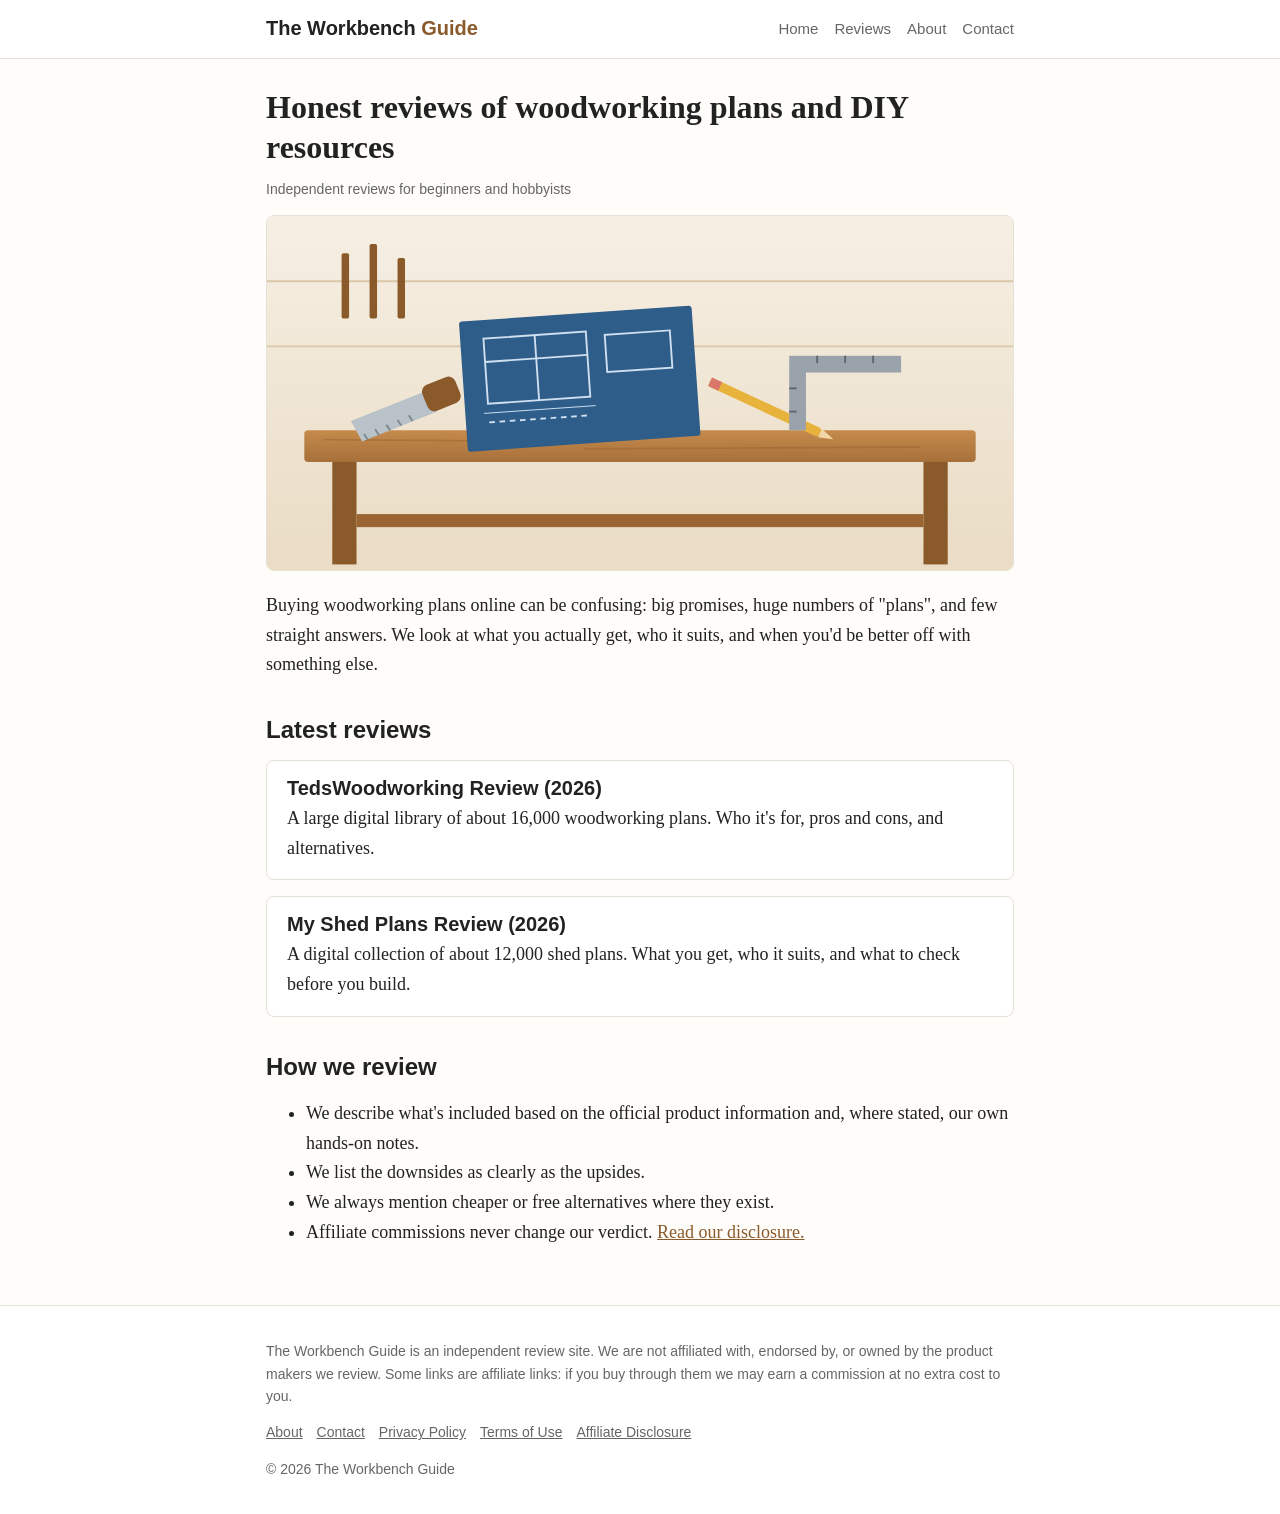
<file: index.html>
<!doctype html>
<html lang="en">
<head>
<meta charset="utf-8">
<meta name="viewport" content="width=device-width, initial-scale=1">
<title>The Workbench Guide – Honest Woodworking Plan Reviews</title>
<meta name="description" content="Independent, plain-English reviews of woodworking plan libraries and DIY resources for beginners and hobbyists.">
<link rel="canonical" href="https://theworkbenchguide.com/">
<link rel="stylesheet" href="/style.css">
<link rel="icon" href="data:image/svg+xml,%3Csvg xmlns='http://www.w3.org/2000/svg' viewBox='0 0 32 32'%3E%3Crect width='32' height='32' rx='6' fill='%238a5a2b'/%3E%3Ctext x='16' y='22' font-size='16' text-anchor='middle' fill='white' font-family='Arial' font-weight='bold'%3EWG%3C/text%3E%3C/svg%3E">
</head>
<body>
<header class="site"><div class="wrap">
<a class="logo" href="/">The Workbench <span>Guide</span></a>
<nav><a href="/">Home</a><a href="/#reviews">Reviews</a><a href="/about">About</a><a href="/contact">Contact</a></nav>
</div></header>
<main><div class="wrap">
<h1>Honest reviews of woodworking plans and DIY resources</h1>
<p class="meta">Independent reviews for beginners and hobbyists</p>
<figure class="fig"><img src="/img/hero.svg" width="800" height="380" alt="Illustration of a workbench with a woodworking plan and tools"></figure>
<p>Buying woodworking plans online can be confusing: big promises, huge numbers of "plans", and few straight answers. We look at what you actually get, who it suits, and when you'd be better off with something else.</p>
<h2 id="reviews">Latest reviews</h2>
<a class="card" href="/teds-woodworking-review"><strong>TedsWoodworking Review (2026)</strong>A large digital library of about 16,000 woodworking plans. Who it's for, pros and cons, and alternatives.</a>
<a class="card" href="/my-shed-plans-review"><strong>My Shed Plans Review (2026)</strong>A digital collection of about 12,000 shed plans. What you get, who it suits, and what to check before you build.</a>
<h2>How we review</h2>
<ul>
<li>We describe what's included based on the official product information and, where stated, our own hands-on notes.</li>
<li>We list the downsides as clearly as the upsides.</li>
<li>We always mention cheaper or free alternatives where they exist.</li>
<li>Affiliate commissions never change our verdict. <a href="/affiliate-disclosure">Read our disclosure.</a></li>
</ul>
</div></main>
<footer class="site"><div class="wrap">
<p>The Workbench Guide is an independent review site. We are not affiliated with, endorsed by, or owned by the product makers we review. Some links are affiliate links: if you buy through them we may earn a commission at no extra cost to you.</p>
<p><a href="/about">About</a><a href="/contact">Contact</a><a href="/privacy-policy">Privacy Policy</a><a href="/terms">Terms of Use</a><a href="/affiliate-disclosure">Affiliate Disclosure</a></p>
<p>&copy; 2026 The Workbench Guide</p>
</div></footer>
<script>
(function(){
  var p=new URLSearchParams(location.search), g=p.get('gclid');
  try{ if(g) sessionStorage.setItem('gclid',g); else g=sessionStorage.getItem('gclid'); }catch(e){}
  if(!g) return;
  document.querySelectorAll('a.btn[href*="clickbank"], a.btn[href*="affiliate=wbguide26"]').forEach(function(a){
    try{ var u=new URL(a.href); u.searchParams.set('gclid',g); a.href=u.toString(); }catch(e){}
  });
})();
</script>
</body>
</html>
</file>
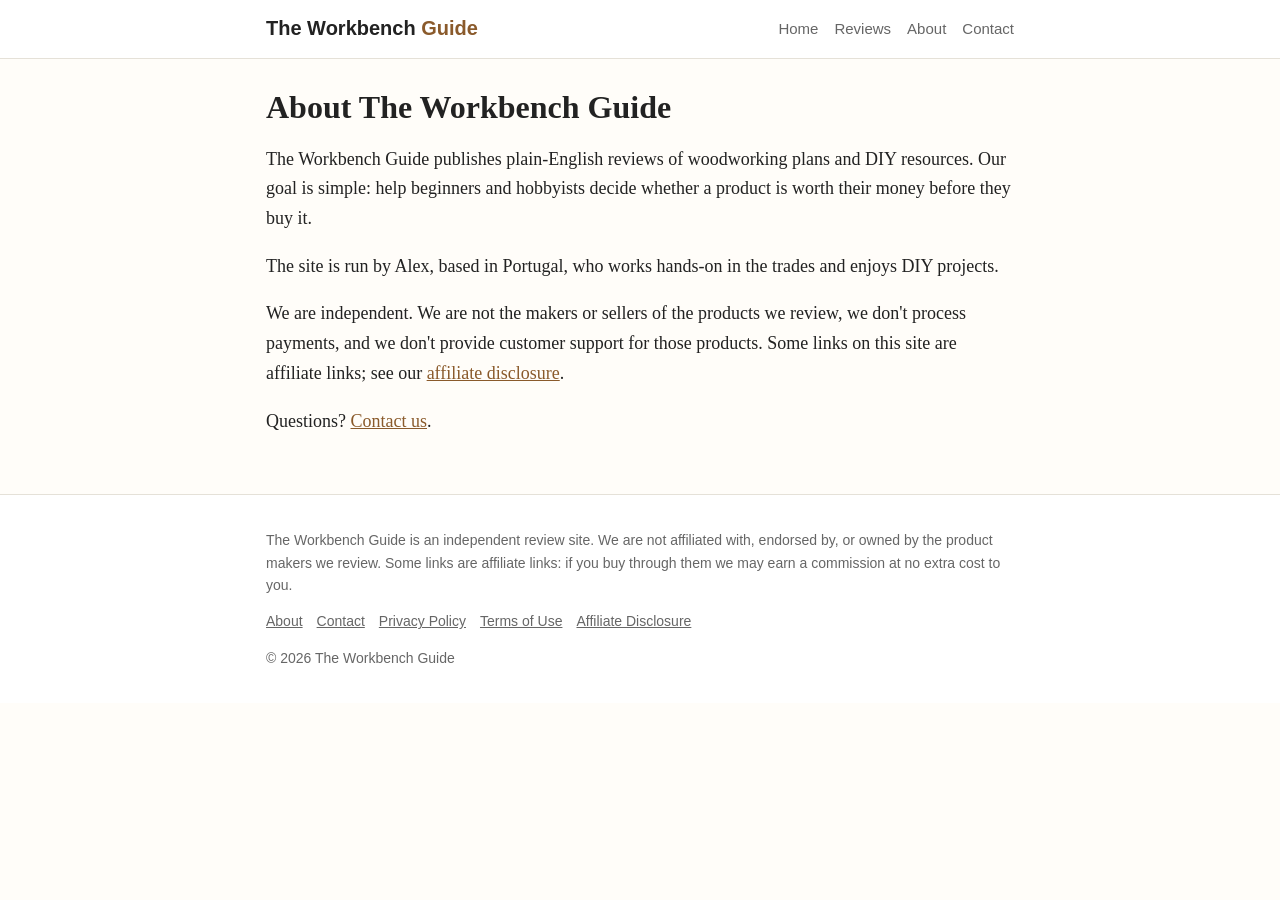
<file: about.html>
<!doctype html>
<html lang="en">
<head>
<meta charset="utf-8">
<meta name="viewport" content="width=device-width, initial-scale=1">
<title>About – The Workbench Guide</title>
<meta name="description" content="About The Workbench Guide.">
<link rel="canonical" href="https://theworkbenchguide.com/about">
<link rel="stylesheet" href="/style.css">
<link rel="icon" href="data:image/svg+xml,%3Csvg xmlns='http://www.w3.org/2000/svg' viewBox='0 0 32 32'%3E%3Crect width='32' height='32' rx='6' fill='%238a5a2b'/%3E%3Ctext x='16' y='22' font-size='16' text-anchor='middle' fill='white' font-family='Arial' font-weight='bold'%3EWG%3C/text%3E%3C/svg%3E">
</head>
<body>
<header class="site"><div class="wrap">
<a class="logo" href="/">The Workbench <span>Guide</span></a>
<nav><a href="/">Home</a><a href="/#reviews">Reviews</a><a href="/about">About</a><a href="/contact">Contact</a></nav>
</div></header>
<main><div class="wrap">
<h1>About The Workbench Guide</h1>
<p>The Workbench Guide publishes plain-English reviews of woodworking plans and DIY resources. Our goal is simple: help beginners and hobbyists decide whether a product is worth their money before they buy it.</p>
<p>The site is run by Alex, based in Portugal, who works hands-on in the trades and enjoys DIY projects.</p>
<p>We are independent. We are not the makers or sellers of the products we review, we don't process payments, and we don't provide customer support for those products. Some links on this site are affiliate links; see our <a href="/affiliate-disclosure">affiliate disclosure</a>.</p>
<p>Questions? <a href="/contact">Contact us</a>.</p>
</div></main>
<footer class="site"><div class="wrap">
<p>The Workbench Guide is an independent review site. We are not affiliated with, endorsed by, or owned by the product makers we review. Some links are affiliate links: if you buy through them we may earn a commission at no extra cost to you.</p>
<p><a href="/about">About</a><a href="/contact">Contact</a><a href="/privacy-policy">Privacy Policy</a><a href="/terms">Terms of Use</a><a href="/affiliate-disclosure">Affiliate Disclosure</a></p>
<p>&copy; 2026 The Workbench Guide</p>
</div></footer>
<script>
(function(){
  var p=new URLSearchParams(location.search), g=p.get('gclid');
  try{ if(g) sessionStorage.setItem('gclid',g); else g=sessionStorage.getItem('gclid'); }catch(e){}
  if(!g) return;
  document.querySelectorAll('a.btn[href*="clickbank"], a.btn[href*="affiliate=wbguide26"]').forEach(function(a){
    try{ var u=new URL(a.href); u.searchParams.set('gclid',g); a.href=u.toString(); }catch(e){}
  });
})();
</script>
</body>
</html>
</file>
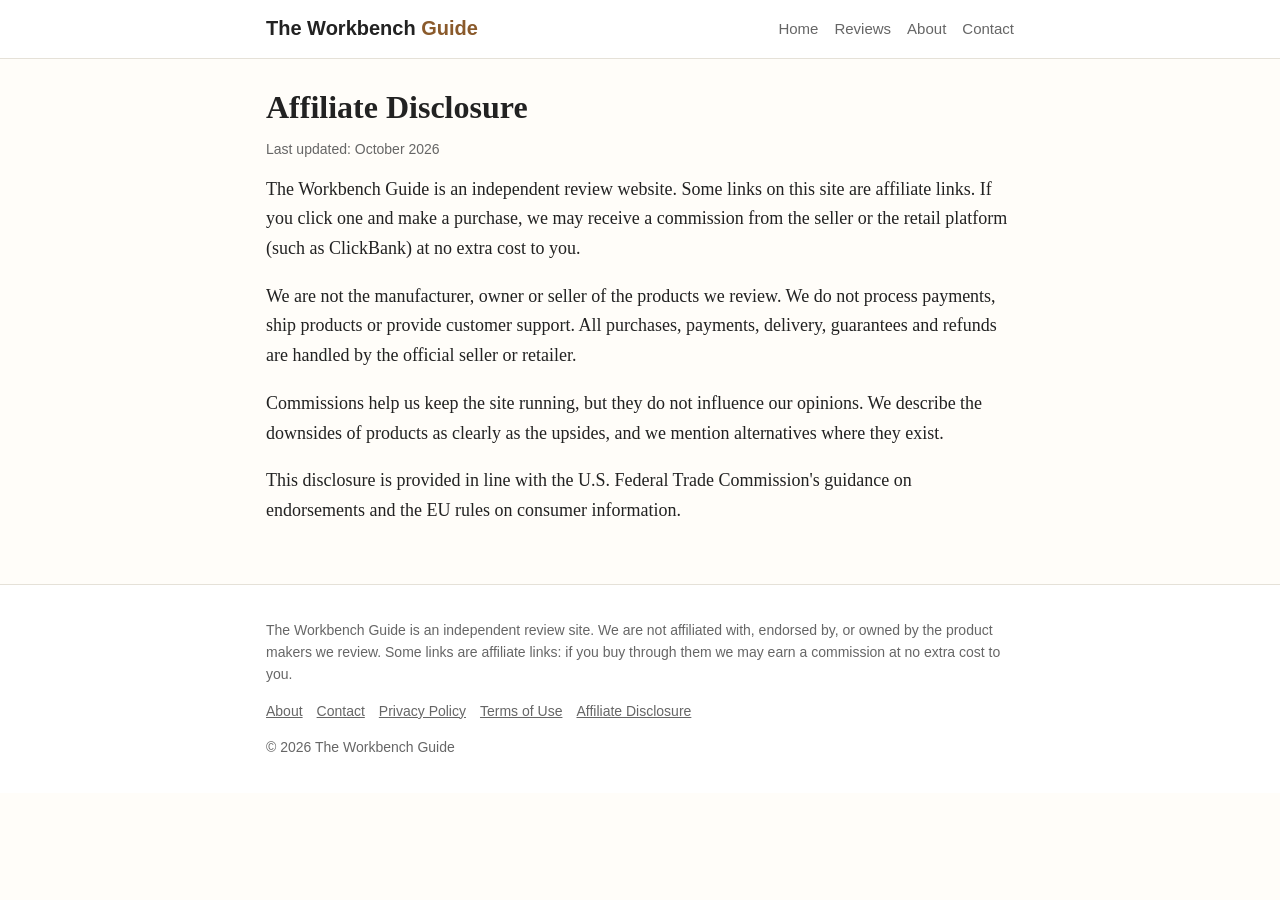
<file: affiliate-disclosure.html>
<!doctype html>
<html lang="en">
<head>
<meta charset="utf-8">
<meta name="viewport" content="width=device-width, initial-scale=1">
<title>Affiliate Disclosure – The Workbench Guide</title>
<meta name="description" content="Affiliate disclosure for The Workbench Guide.">
<link rel="canonical" href="https://theworkbenchguide.com/affiliate-disclosure">
<link rel="stylesheet" href="/style.css">
<link rel="icon" href="data:image/svg+xml,%3Csvg xmlns='http://www.w3.org/2000/svg' viewBox='0 0 32 32'%3E%3Crect width='32' height='32' rx='6' fill='%238a5a2b'/%3E%3Ctext x='16' y='22' font-size='16' text-anchor='middle' fill='white' font-family='Arial' font-weight='bold'%3EWG%3C/text%3E%3C/svg%3E">
</head>
<body>
<header class="site"><div class="wrap">
<a class="logo" href="/">The Workbench <span>Guide</span></a>
<nav><a href="/">Home</a><a href="/#reviews">Reviews</a><a href="/about">About</a><a href="/contact">Contact</a></nav>
</div></header>
<main><div class="wrap">
<h1>Affiliate Disclosure</h1>
<p class="meta">Last updated: October 2026</p>
<p>The Workbench Guide is an independent review website. Some links on this site are affiliate links. If you click one and make a purchase, we may receive a commission from the seller or the retail platform (such as ClickBank) at no extra cost to you.</p>
<p>We are not the manufacturer, owner or seller of the products we review. We do not process payments, ship products or provide customer support. All purchases, payments, delivery, guarantees and refunds are handled by the official seller or retailer.</p>
<p>Commissions help us keep the site running, but they do not influence our opinions. We describe the downsides of products as clearly as the upsides, and we mention alternatives where they exist.</p>
<p>This disclosure is provided in line with the U.S. Federal Trade Commission's guidance on endorsements and the EU rules on consumer information.</p>
</div></main>
<footer class="site"><div class="wrap">
<p>The Workbench Guide is an independent review site. We are not affiliated with, endorsed by, or owned by the product makers we review. Some links are affiliate links: if you buy through them we may earn a commission at no extra cost to you.</p>
<p><a href="/about">About</a><a href="/contact">Contact</a><a href="/privacy-policy">Privacy Policy</a><a href="/terms">Terms of Use</a><a href="/affiliate-disclosure">Affiliate Disclosure</a></p>
<p>&copy; 2026 The Workbench Guide</p>
</div></footer>
<script>
(function(){
  var p=new URLSearchParams(location.search), g=p.get('gclid');
  try{ if(g) sessionStorage.setItem('gclid',g); else g=sessionStorage.getItem('gclid'); }catch(e){}
  if(!g) return;
  document.querySelectorAll('a.btn[href*="clickbank"], a.btn[href*="affiliate=wbguide26"]').forEach(function(a){
    try{ var u=new URL(a.href); u.searchParams.set('gclid',g); a.href=u.toString(); }catch(e){}
  });
})();
</script>
</body>
</html>
</file>
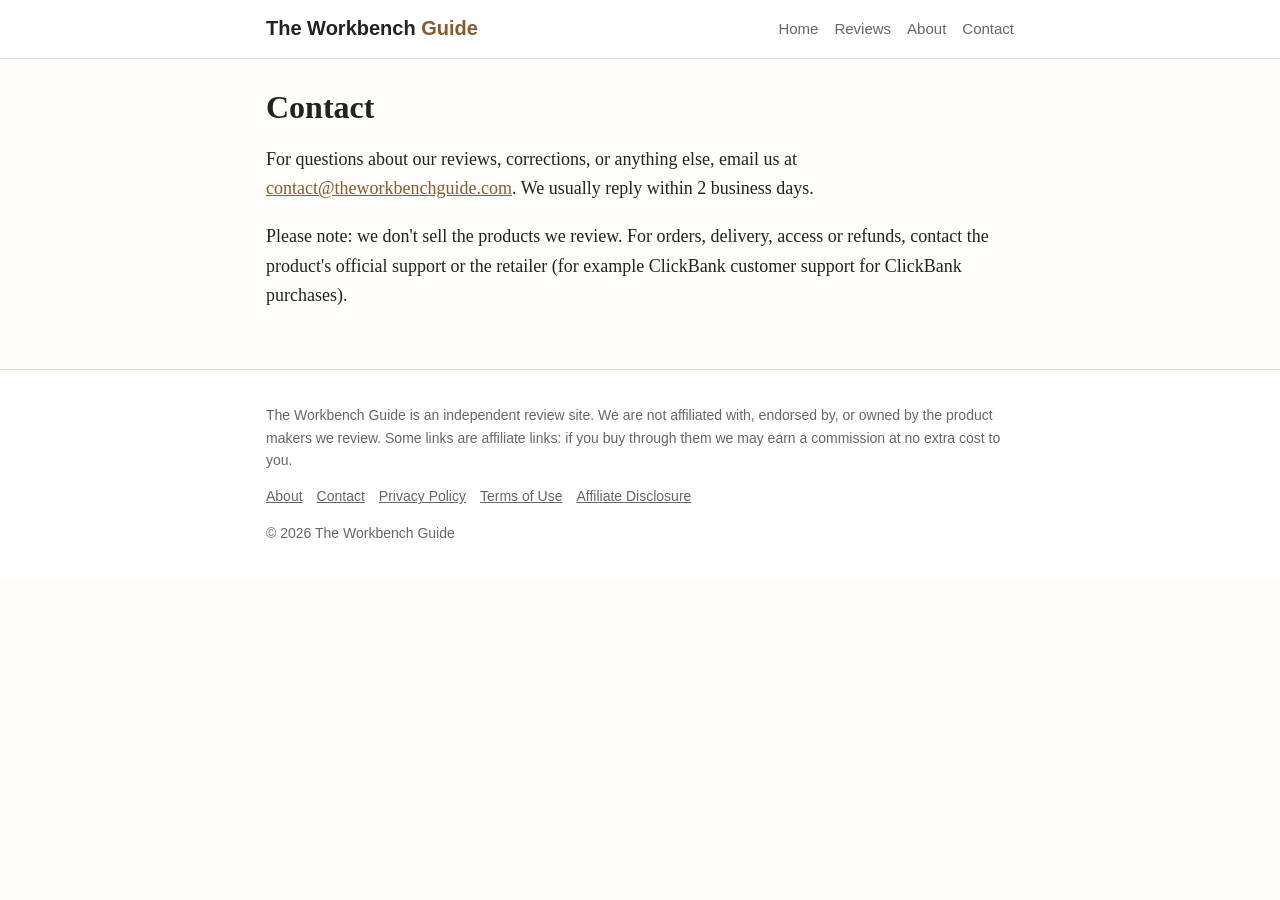
<file: contact.html>
<!doctype html>
<html lang="en">
<head>
<meta charset="utf-8">
<meta name="viewport" content="width=device-width, initial-scale=1">
<title>Contact – The Workbench Guide</title>
<meta name="description" content="Contact The Workbench Guide.">
<link rel="canonical" href="https://theworkbenchguide.com/contact">
<link rel="stylesheet" href="/style.css">
<link rel="icon" href="data:image/svg+xml,%3Csvg xmlns='http://www.w3.org/2000/svg' viewBox='0 0 32 32'%3E%3Crect width='32' height='32' rx='6' fill='%238a5a2b'/%3E%3Ctext x='16' y='22' font-size='16' text-anchor='middle' fill='white' font-family='Arial' font-weight='bold'%3EWG%3C/text%3E%3C/svg%3E">
</head>
<body>
<header class="site"><div class="wrap">
<a class="logo" href="/">The Workbench <span>Guide</span></a>
<nav><a href="/">Home</a><a href="/#reviews">Reviews</a><a href="/about">About</a><a href="/contact">Contact</a></nav>
</div></header>
<main><div class="wrap">
<h1>Contact</h1>
<p>For questions about our reviews, corrections, or anything else, email us at <a href="mailto:contact@theworkbenchguide.com">contact@theworkbenchguide.com</a>. We usually reply within 2 business days.</p>
<p>Please note: we don't sell the products we review. For orders, delivery, access or refunds, contact the product's official support or the retailer (for example ClickBank customer support for ClickBank purchases).</p>
</div></main>
<footer class="site"><div class="wrap">
<p>The Workbench Guide is an independent review site. We are not affiliated with, endorsed by, or owned by the product makers we review. Some links are affiliate links: if you buy through them we may earn a commission at no extra cost to you.</p>
<p><a href="/about">About</a><a href="/contact">Contact</a><a href="/privacy-policy">Privacy Policy</a><a href="/terms">Terms of Use</a><a href="/affiliate-disclosure">Affiliate Disclosure</a></p>
<p>&copy; 2026 The Workbench Guide</p>
</div></footer>
<script>
(function(){
  var p=new URLSearchParams(location.search), g=p.get('gclid');
  try{ if(g) sessionStorage.setItem('gclid',g); else g=sessionStorage.getItem('gclid'); }catch(e){}
  if(!g) return;
  document.querySelectorAll('a.btn[href*="clickbank"], a.btn[href*="affiliate=wbguide26"]').forEach(function(a){
    try{ var u=new URL(a.href); u.searchParams.set('gclid',g); a.href=u.toString(); }catch(e){}
  });
})();
</script>
</body>
</html>
</file>
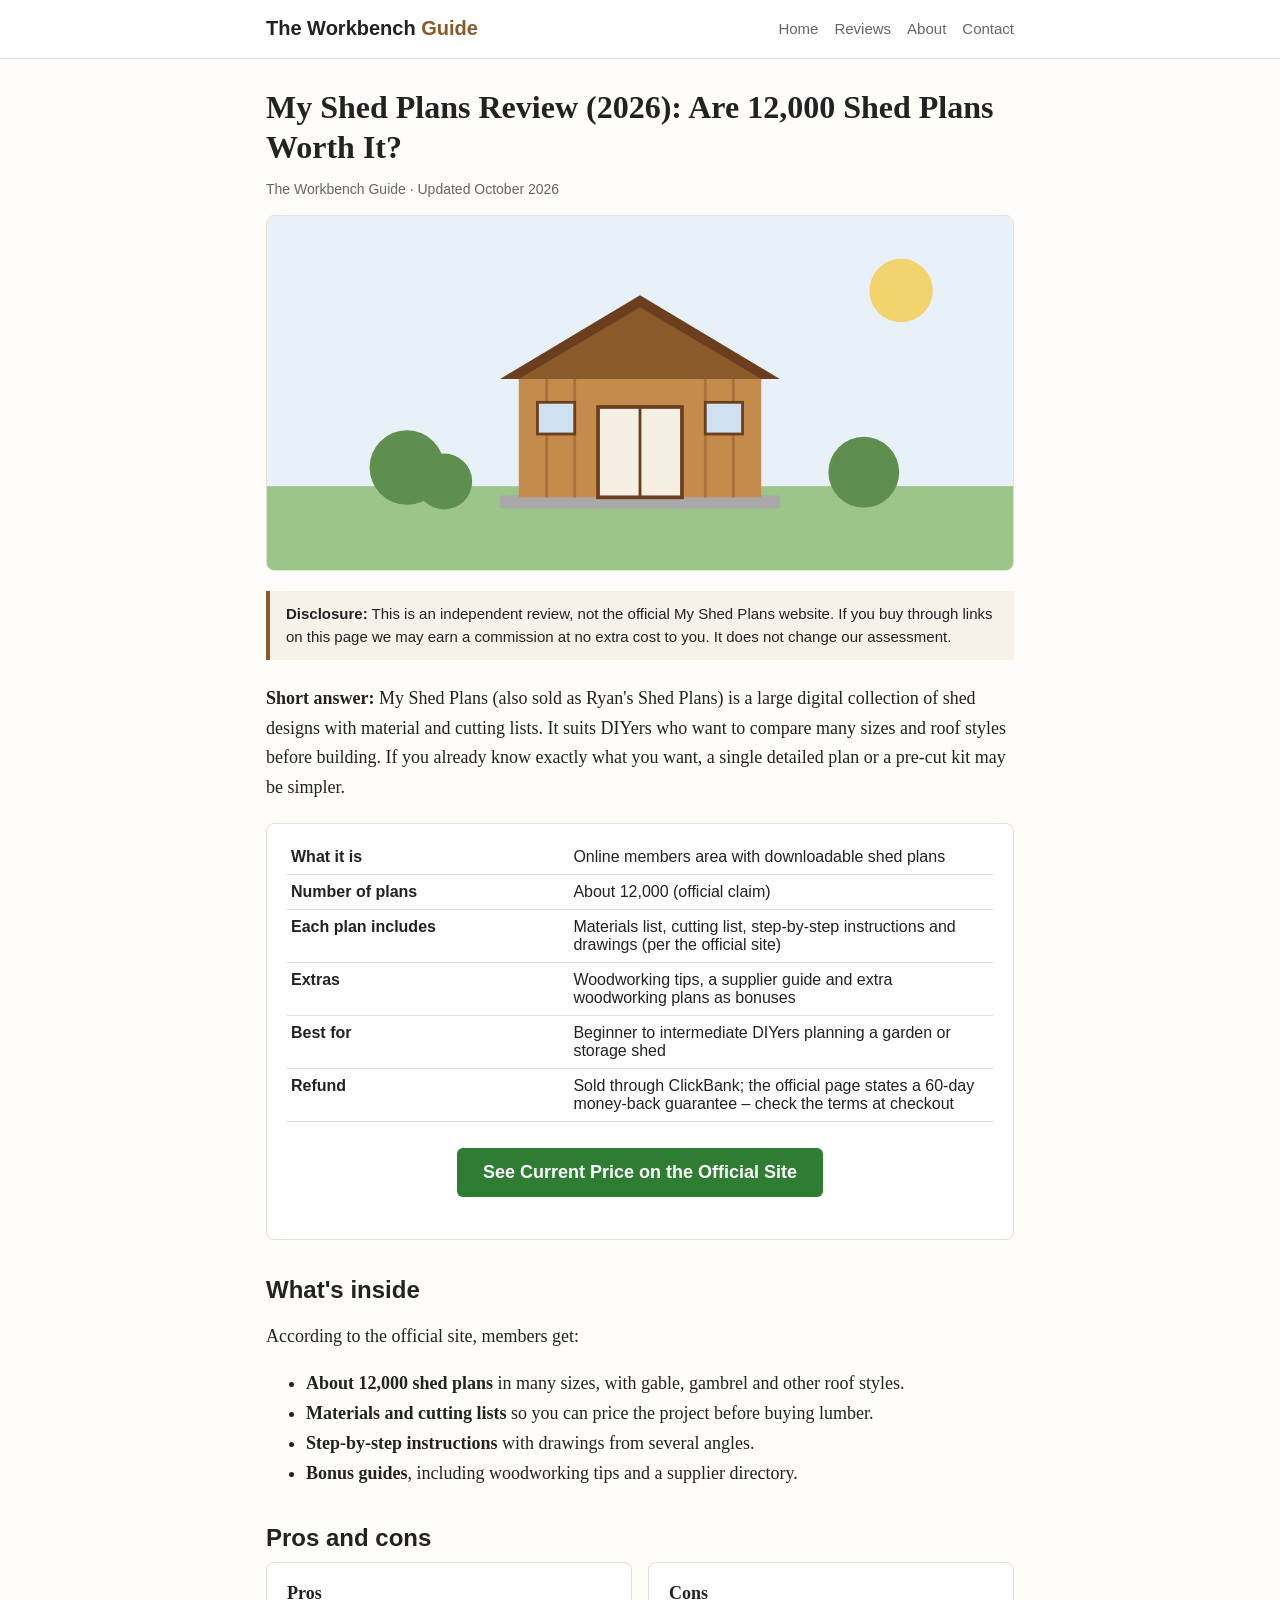
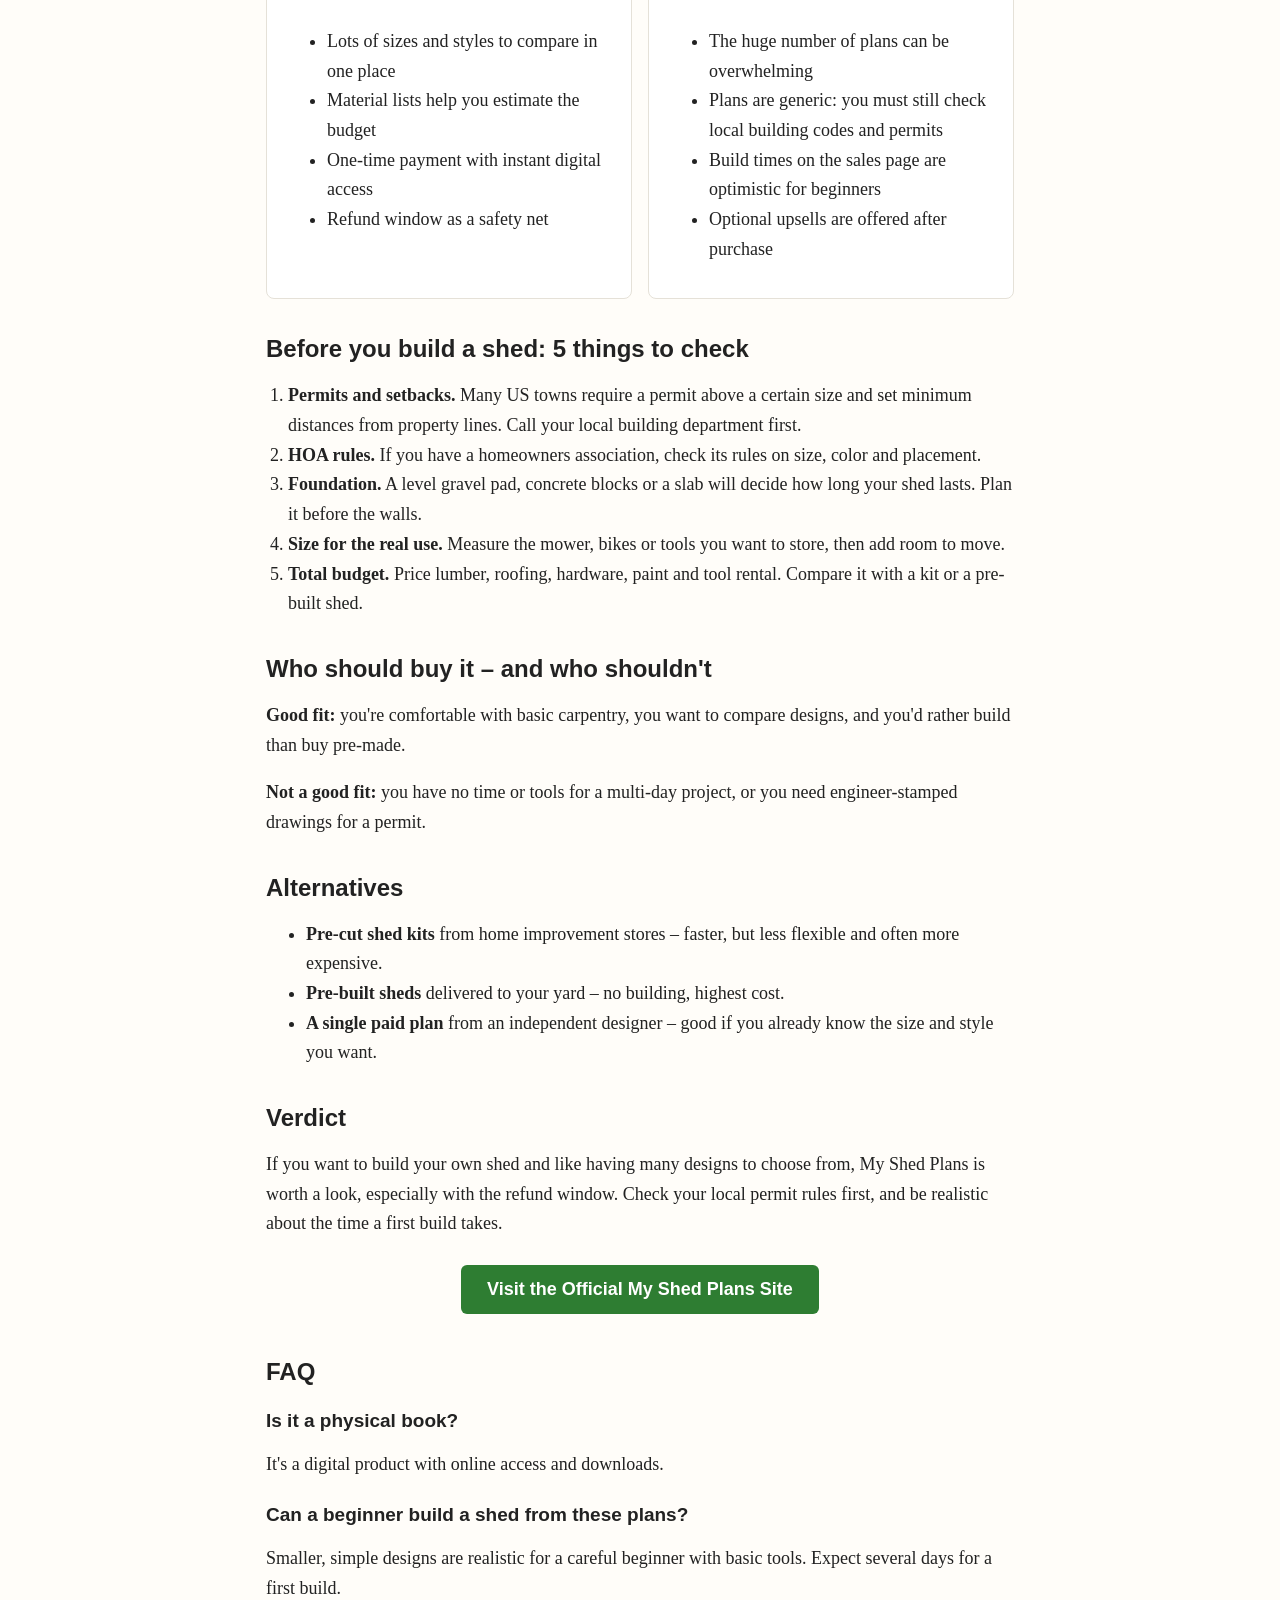
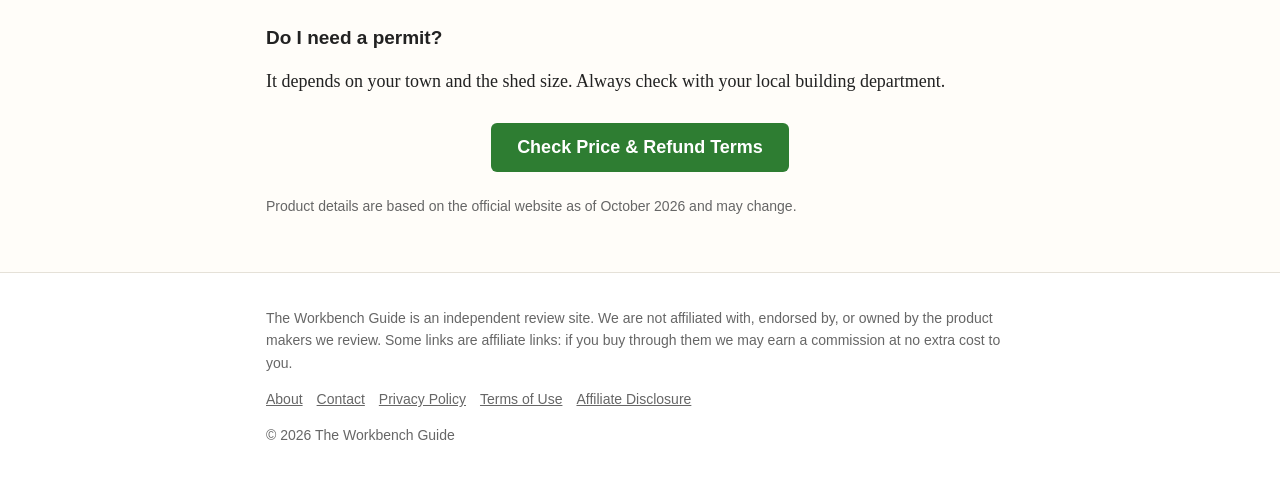
<file: my-shed-plans-review.html>
<!doctype html>
<html lang="en">
<head>
<meta charset="utf-8">
<meta name="viewport" content="width=device-width, initial-scale=1">
<title>My Shed Plans Review (2026): 12,000 Shed Plans – Worth It?</title>
<meta name="description" content="An honest My Shed Plans review: what's inside, pros and cons, who it suits, building permits, alternatives and refund terms.">
<link rel="canonical" href="https://theworkbenchguide.com/my-shed-plans-review">
<link rel="stylesheet" href="/style.css">
<link rel="icon" href="data:image/svg+xml,%3Csvg xmlns='http://www.w3.org/2000/svg' viewBox='0 0 32 32'%3E%3Crect width='32' height='32' rx='6' fill='%238a5a2b'/%3E%3Ctext x='16' y='22' font-size='16' text-anchor='middle' fill='white' font-family='Arial' font-weight='bold'%3EWG%3C/text%3E%3C/svg%3E">
</head>
<body>
<header class="site"><div class="wrap">
<a class="logo" href="/">The Workbench <span>Guide</span></a>
<nav><a href="/">Home</a><a href="/#reviews">Reviews</a><a href="/about">About</a><a href="/contact">Contact</a></nav>
</div></header>
<main><div class="wrap">
<h1>My Shed Plans Review (2026): Are 12,000 Shed Plans Worth It?</h1>
<p class="meta">The Workbench Guide &middot; Updated October 2026</p>
<figure class="fig"><img src="/img/shed.svg" width="800" height="380" alt="Illustration of a simple garden shed with a gable roof"></figure>
<div class="disclosure"><strong>Disclosure:</strong> This is an independent review, not the official My Shed Plans website. If you buy through links on this page we may earn a commission at no extra cost to you. It does not change our assessment.</div>
<p><strong>Short answer:</strong> My Shed Plans (also sold as Ryan's Shed Plans) is a large digital collection of shed designs with material and cutting lists. It suits DIYers who want to compare many sizes and roof styles before building. If you already know exactly what you want, a single detailed plan or a pre-cut kit may be simpler.</p>
<div class="box">
<table class="facts">
<tr><td>What it is</td><td>Online members area with downloadable shed plans</td></tr>
<tr><td>Number of plans</td><td>About 12,000 (official claim)</td></tr>
<tr><td>Each plan includes</td><td>Materials list, cutting list, step-by-step instructions and drawings (per the official site)</td></tr>
<tr><td>Extras</td><td>Woodworking tips, a supplier guide and extra woodworking plans as bonuses</td></tr>
<tr><td>Best for</td><td>Beginner to intermediate DIYers planning a garden or storage shed</td></tr>
<tr><td>Refund</td><td>Sold through ClickBank; the official page states a 60-day money-back guarantee &ndash; check the terms at checkout</td></tr>
</table>
<p class="center"><a class="btn" href="https://8bf8arh3z6fdf22mt2jcv8xc9y.hop.clickbank.net/?cbpage=noexit" rel="nofollow sponsored noopener" target="_blank">See Current Price on the Official Site</a></p>
</div>
<h2>What's inside</h2>
<p>According to the official site, members get:</p>
<ul>
<li><strong>About 12,000 shed plans</strong> in many sizes, with gable, gambrel and other roof styles.</li>
<li><strong>Materials and cutting lists</strong> so you can price the project before buying lumber.</li>
<li><strong>Step-by-step instructions</strong> with drawings from several angles.</li>
<li><strong>Bonus guides</strong>, including woodworking tips and a supplier directory.</li>
</ul>
<h2>Pros and cons</h2>
<div class="cols">
<div class="box"><strong>Pros</strong><ul>
<li>Lots of sizes and styles to compare in one place</li>
<li>Material lists help you estimate the budget</li>
<li>One-time payment with instant digital access</li>
<li>Refund window as a safety net</li></ul></div>
<div class="box"><strong>Cons</strong><ul>
<li>The huge number of plans can be overwhelming</li>
<li>Plans are generic: you must still check local building codes and permits</li>
<li>Build times on the sales page are optimistic for beginners</li>
<li>Optional upsells are offered after purchase</li></ul></div>
</div>
<h2>Before you build a shed: 5 things to check</h2>
<ol>
<li><strong>Permits and setbacks.</strong> Many US towns require a permit above a certain size and set minimum distances from property lines. Call your local building department first.</li>
<li><strong>HOA rules.</strong> If you have a homeowners association, check its rules on size, color and placement.</li>
<li><strong>Foundation.</strong> A level gravel pad, concrete blocks or a slab will decide how long your shed lasts. Plan it before the walls.</li>
<li><strong>Size for the real use.</strong> Measure the mower, bikes or tools you want to store, then add room to move.</li>
<li><strong>Total budget.</strong> Price lumber, roofing, hardware, paint and tool rental. Compare it with a kit or a pre-built shed.</li>
</ol>
<h2>Who should buy it &ndash; and who shouldn't</h2>
<p><strong>Good fit:</strong> you're comfortable with basic carpentry, you want to compare designs, and you'd rather build than buy pre-made.</p>
<p><strong>Not a good fit:</strong> you have no time or tools for a multi-day project, or you need engineer-stamped drawings for a permit.</p>
<h2>Alternatives</h2>
<ul>
<li><strong>Pre-cut shed kits</strong> from home improvement stores &ndash; faster, but less flexible and often more expensive.</li>
<li><strong>Pre-built sheds</strong> delivered to your yard &ndash; no building, highest cost.</li>
<li><strong>A single paid plan</strong> from an independent designer &ndash; good if you already know the size and style you want.</li>
</ul>
<h2>Verdict</h2>
<p>If you want to build your own shed and like having many designs to choose from, My Shed Plans is worth a look, especially with the refund window. Check your local permit rules first, and be realistic about the time a first build takes.</p>
<p class="center"><a class="btn" href="https://8bf8arh3z6fdf22mt2jcv8xc9y.hop.clickbank.net/?cbpage=noexit" rel="nofollow sponsored noopener" target="_blank">Visit the Official My Shed Plans Site</a></p>
<h2>FAQ</h2>
<h3>Is it a physical book?</h3><p>It's a digital product with online access and downloads.</p>
<h3>Can a beginner build a shed from these plans?</h3><p>Smaller, simple designs are realistic for a careful beginner with basic tools. Expect several days for a first build.</p>
<h3>Do I need a permit?</h3><p>It depends on your town and the shed size. Always check with your local building department.</p>
<p class="center"><a class="btn" href="https://8bf8arh3z6fdf22mt2jcv8xc9y.hop.clickbank.net/?cbpage=noexit" rel="nofollow sponsored noopener" target="_blank">Check Price &amp; Refund Terms</a></p>
<p class="meta">Product details are based on the official website as of October 2026 and may change.</p>
</div></main>
<footer class="site"><div class="wrap">
<p>The Workbench Guide is an independent review site. We are not affiliated with, endorsed by, or owned by the product makers we review. Some links are affiliate links: if you buy through them we may earn a commission at no extra cost to you.</p>
<p><a href="/about">About</a><a href="/contact">Contact</a><a href="/privacy-policy">Privacy Policy</a><a href="/terms">Terms of Use</a><a href="/affiliate-disclosure">Affiliate Disclosure</a></p>
<p>&copy; 2026 The Workbench Guide</p>
</div></footer>
<script>
(function(){
  var p=new URLSearchParams(location.search), g=p.get('gclid');
  try{ if(g) sessionStorage.setItem('gclid',g); else g=sessionStorage.getItem('gclid'); }catch(e){}
  if(!g) return;
  document.querySelectorAll('a.btn[href*="clickbank"], a.btn[href*="affiliate=wbguide26"]').forEach(function(a){
    try{ var u=new URL(a.href); u.searchParams.set('gclid',g); a.href=u.toString(); }catch(e){}
  });
})();
</script>
</body>
</html>
</file>
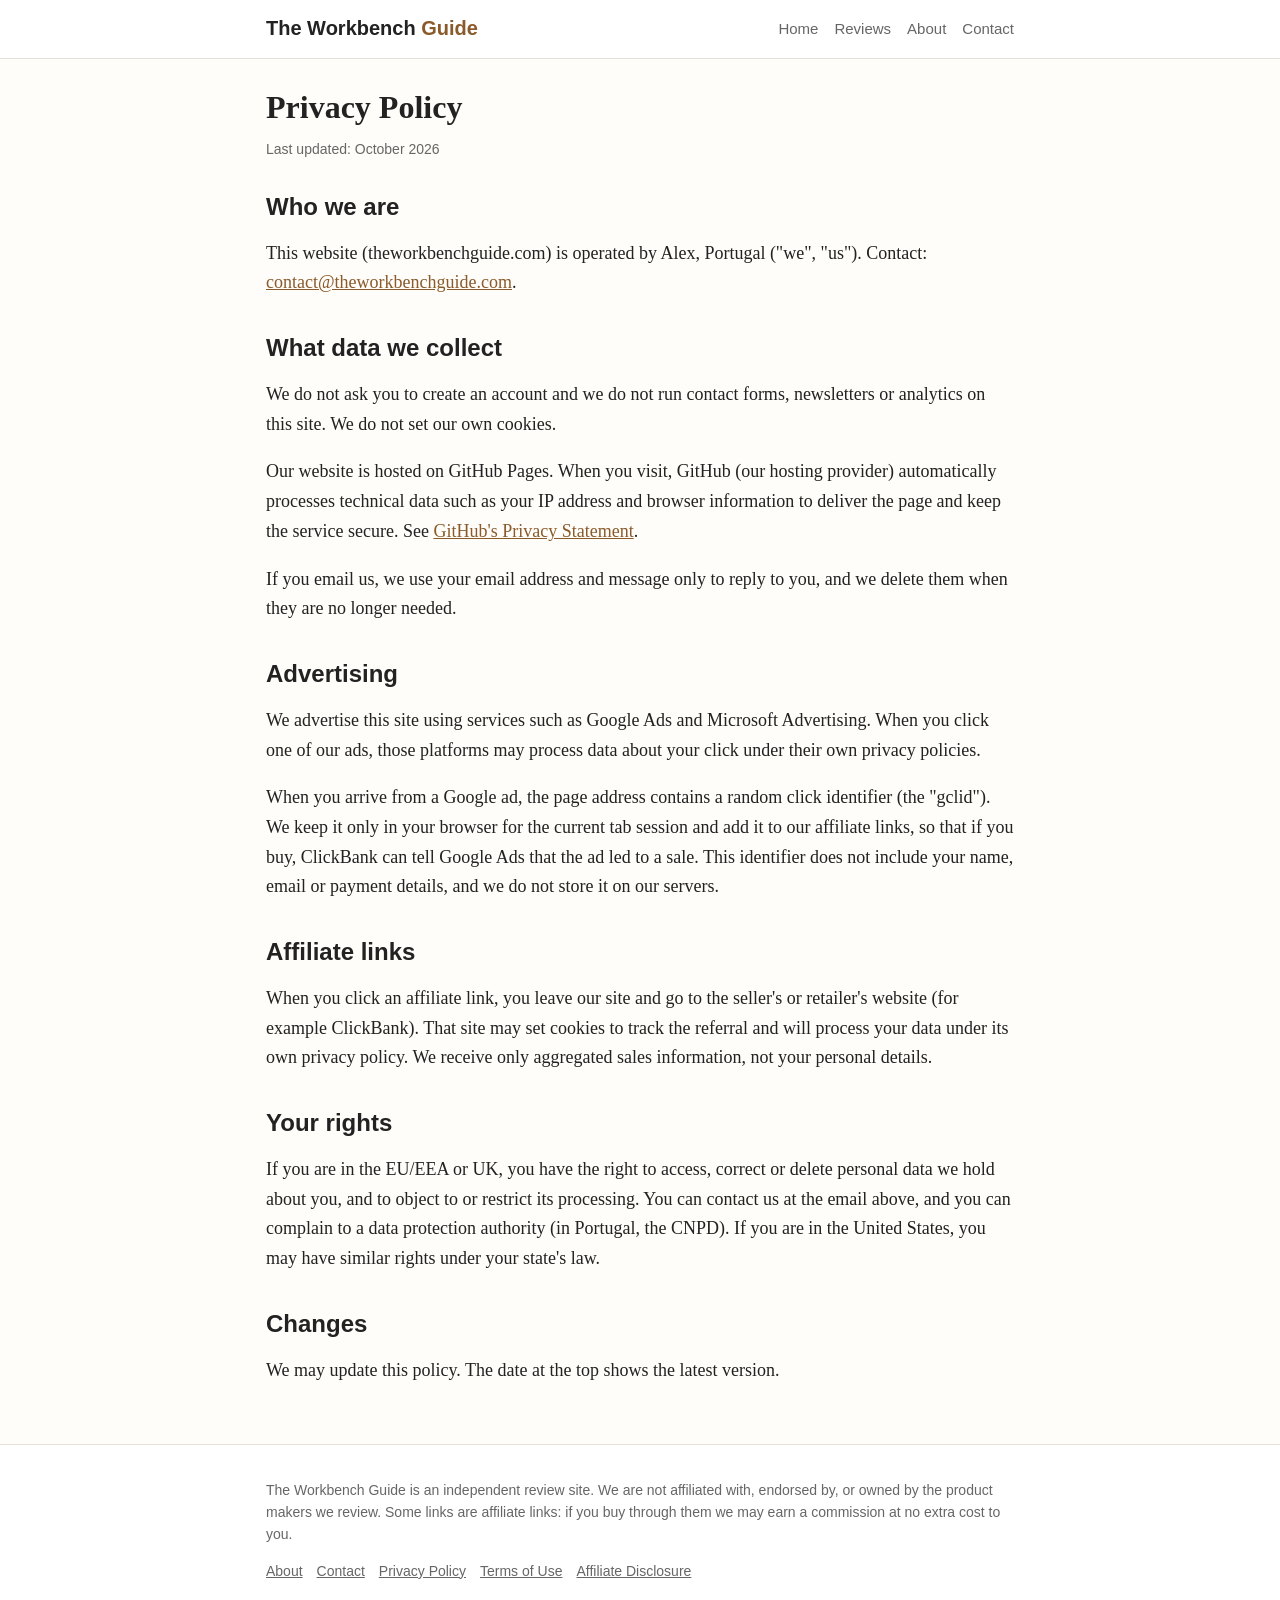
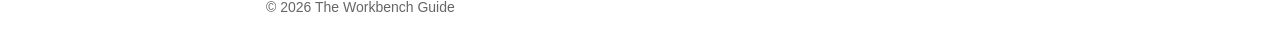
<file: privacy-policy.html>
<!doctype html>
<html lang="en">
<head>
<meta charset="utf-8">
<meta name="viewport" content="width=device-width, initial-scale=1">
<title>Privacy Policy – The Workbench Guide</title>
<meta name="description" content="Privacy policy for The Workbench Guide.">
<link rel="canonical" href="https://theworkbenchguide.com/privacy-policy">
<link rel="stylesheet" href="/style.css">
<link rel="icon" href="data:image/svg+xml,%3Csvg xmlns='http://www.w3.org/2000/svg' viewBox='0 0 32 32'%3E%3Crect width='32' height='32' rx='6' fill='%238a5a2b'/%3E%3Ctext x='16' y='22' font-size='16' text-anchor='middle' fill='white' font-family='Arial' font-weight='bold'%3EWG%3C/text%3E%3C/svg%3E">
</head>
<body>
<header class="site"><div class="wrap">
<a class="logo" href="/">The Workbench <span>Guide</span></a>
<nav><a href="/">Home</a><a href="/#reviews">Reviews</a><a href="/about">About</a><a href="/contact">Contact</a></nav>
</div></header>
<main><div class="wrap">
<h1>Privacy Policy</h1>
<p class="meta">Last updated: October 2026</p>
<h2>Who we are</h2>
<p>This website (theworkbenchguide.com) is operated by Alex, Portugal ("we", "us"). Contact: <a href="mailto:contact@theworkbenchguide.com">contact@theworkbenchguide.com</a>.</p>
<h2>What data we collect</h2>
<p>We do not ask you to create an account and we do not run contact forms, newsletters or analytics on this site. We do not set our own cookies.</p>
<p>Our website is hosted on GitHub Pages. When you visit, GitHub (our hosting provider) automatically processes technical data such as your IP address and browser information to deliver the page and keep the service secure. See <a href="https://docs.github.com/en/site-policy/privacy-policies/github-general-privacy-statement" rel="nofollow noopener" target="_blank">GitHub's Privacy Statement</a>.</p>
<p>If you email us, we use your email address and message only to reply to you, and we delete them when they are no longer needed.</p>
<h2>Advertising</h2>
<p>We advertise this site using services such as Google Ads and Microsoft Advertising. When you click one of our ads, those platforms may process data about your click under their own privacy policies.</p>
<p>When you arrive from a Google ad, the page address contains a random click identifier (the "gclid"). We keep it only in your browser for the current tab session and add it to our affiliate links, so that if you buy, ClickBank can tell Google Ads that the ad led to a sale. This identifier does not include your name, email or payment details, and we do not store it on our servers.</p>
<h2>Affiliate links</h2>
<p>When you click an affiliate link, you leave our site and go to the seller's or retailer's website (for example ClickBank). That site may set cookies to track the referral and will process your data under its own privacy policy. We receive only aggregated sales information, not your personal details.</p>
<h2>Your rights</h2>
<p>If you are in the EU/EEA or UK, you have the right to access, correct or delete personal data we hold about you, and to object to or restrict its processing. You can contact us at the email above, and you can complain to a data protection authority (in Portugal, the CNPD). If you are in the United States, you may have similar rights under your state's law.</p>
<h2>Changes</h2>
<p>We may update this policy. The date at the top shows the latest version.</p>
</div></main>
<footer class="site"><div class="wrap">
<p>The Workbench Guide is an independent review site. We are not affiliated with, endorsed by, or owned by the product makers we review. Some links are affiliate links: if you buy through them we may earn a commission at no extra cost to you.</p>
<p><a href="/about">About</a><a href="/contact">Contact</a><a href="/privacy-policy">Privacy Policy</a><a href="/terms">Terms of Use</a><a href="/affiliate-disclosure">Affiliate Disclosure</a></p>
<p>&copy; 2026 The Workbench Guide</p>
</div></footer>
<script>
(function(){
  var p=new URLSearchParams(location.search), g=p.get('gclid');
  try{ if(g) sessionStorage.setItem('gclid',g); else g=sessionStorage.getItem('gclid'); }catch(e){}
  if(!g) return;
  document.querySelectorAll('a.btn[href*="clickbank"], a.btn[href*="affiliate=wbguide26"]').forEach(function(a){
    try{ var u=new URL(a.href); u.searchParams.set('gclid',g); a.href=u.toString(); }catch(e){}
  });
})();
</script>
</body>
</html>
</file>
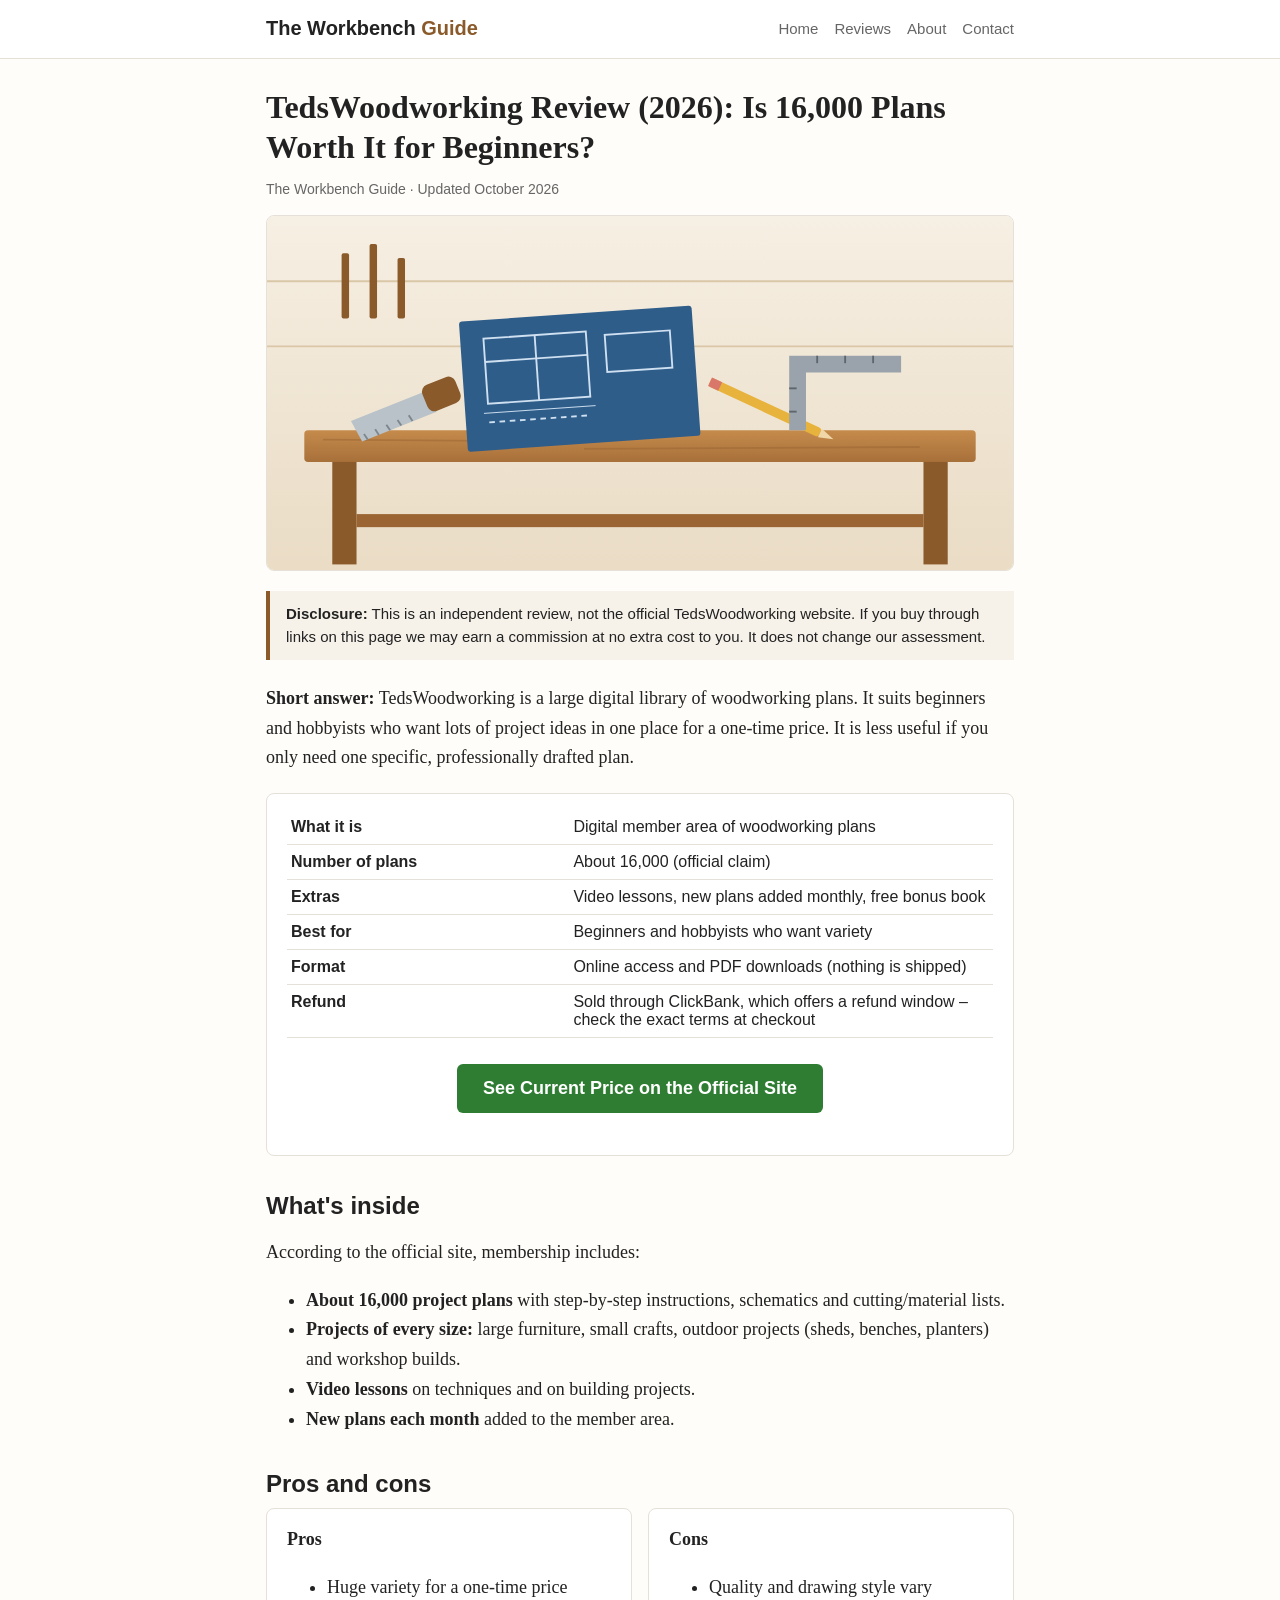
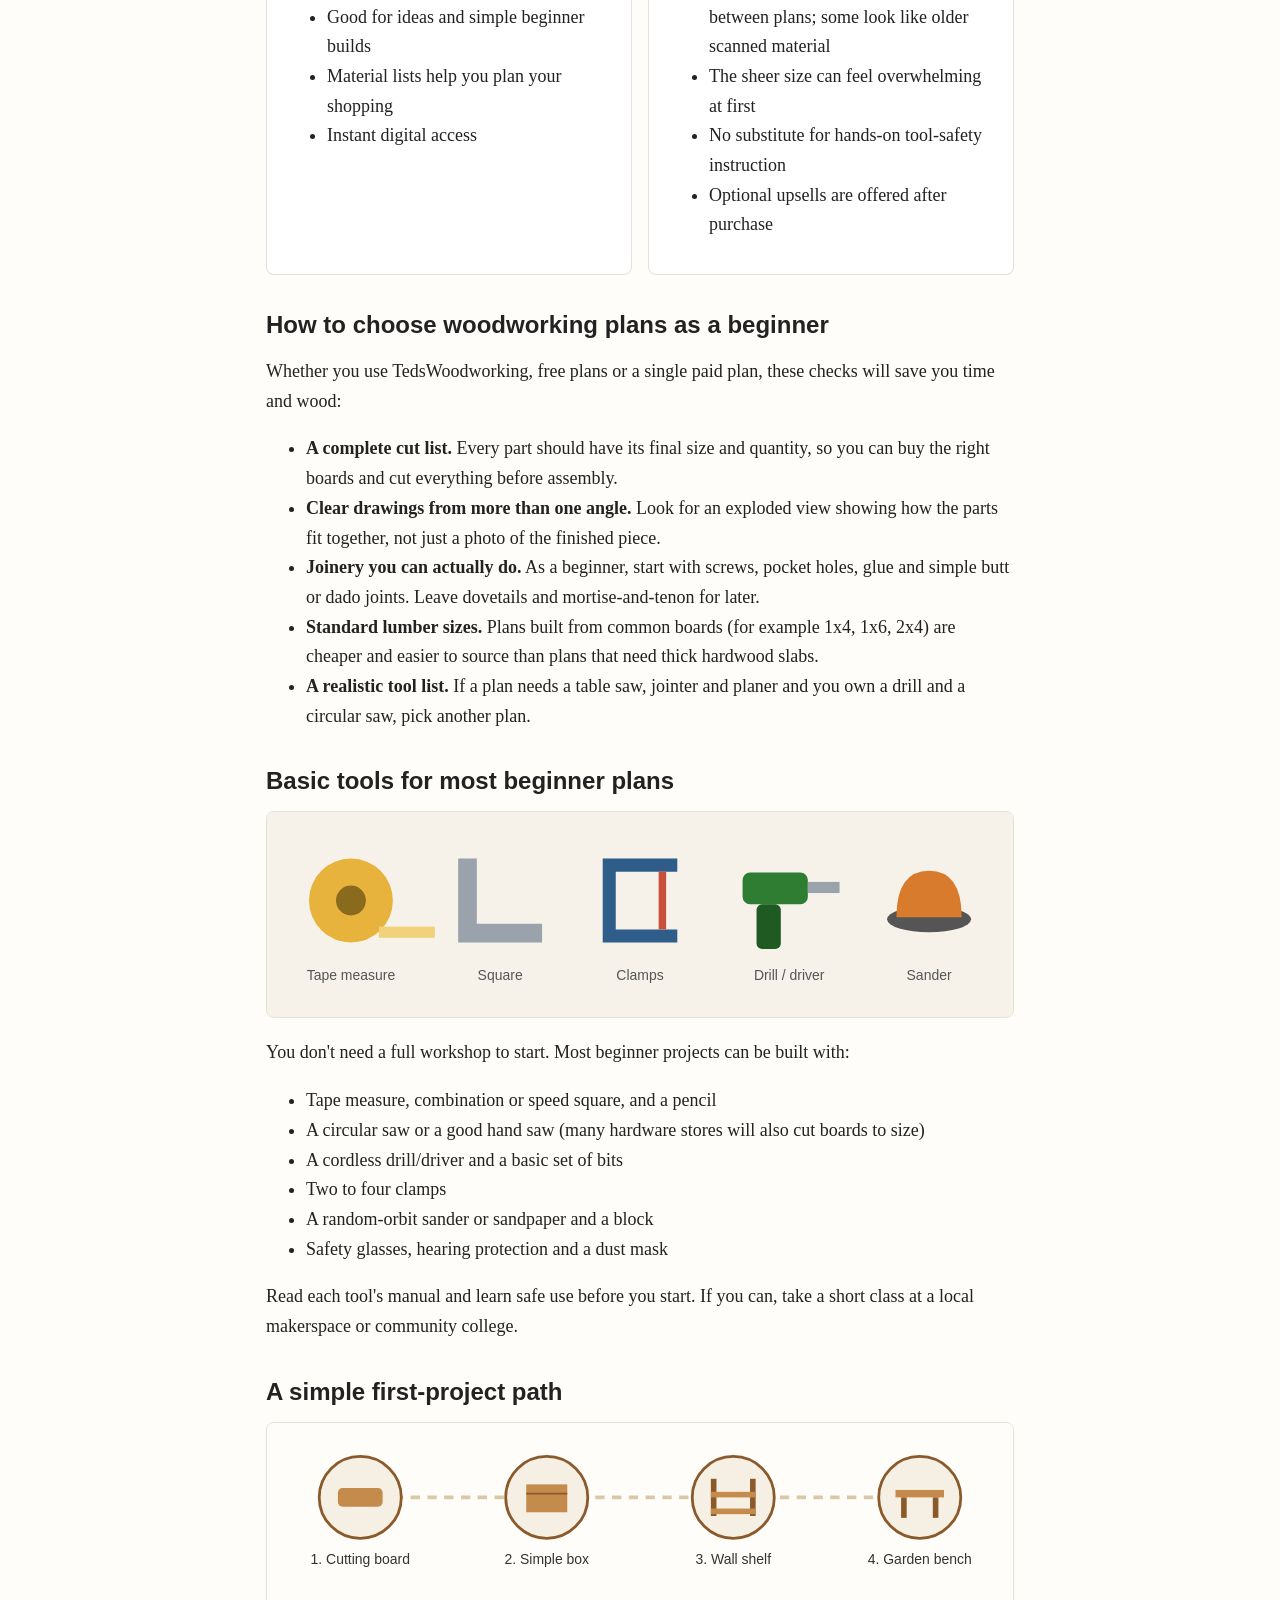
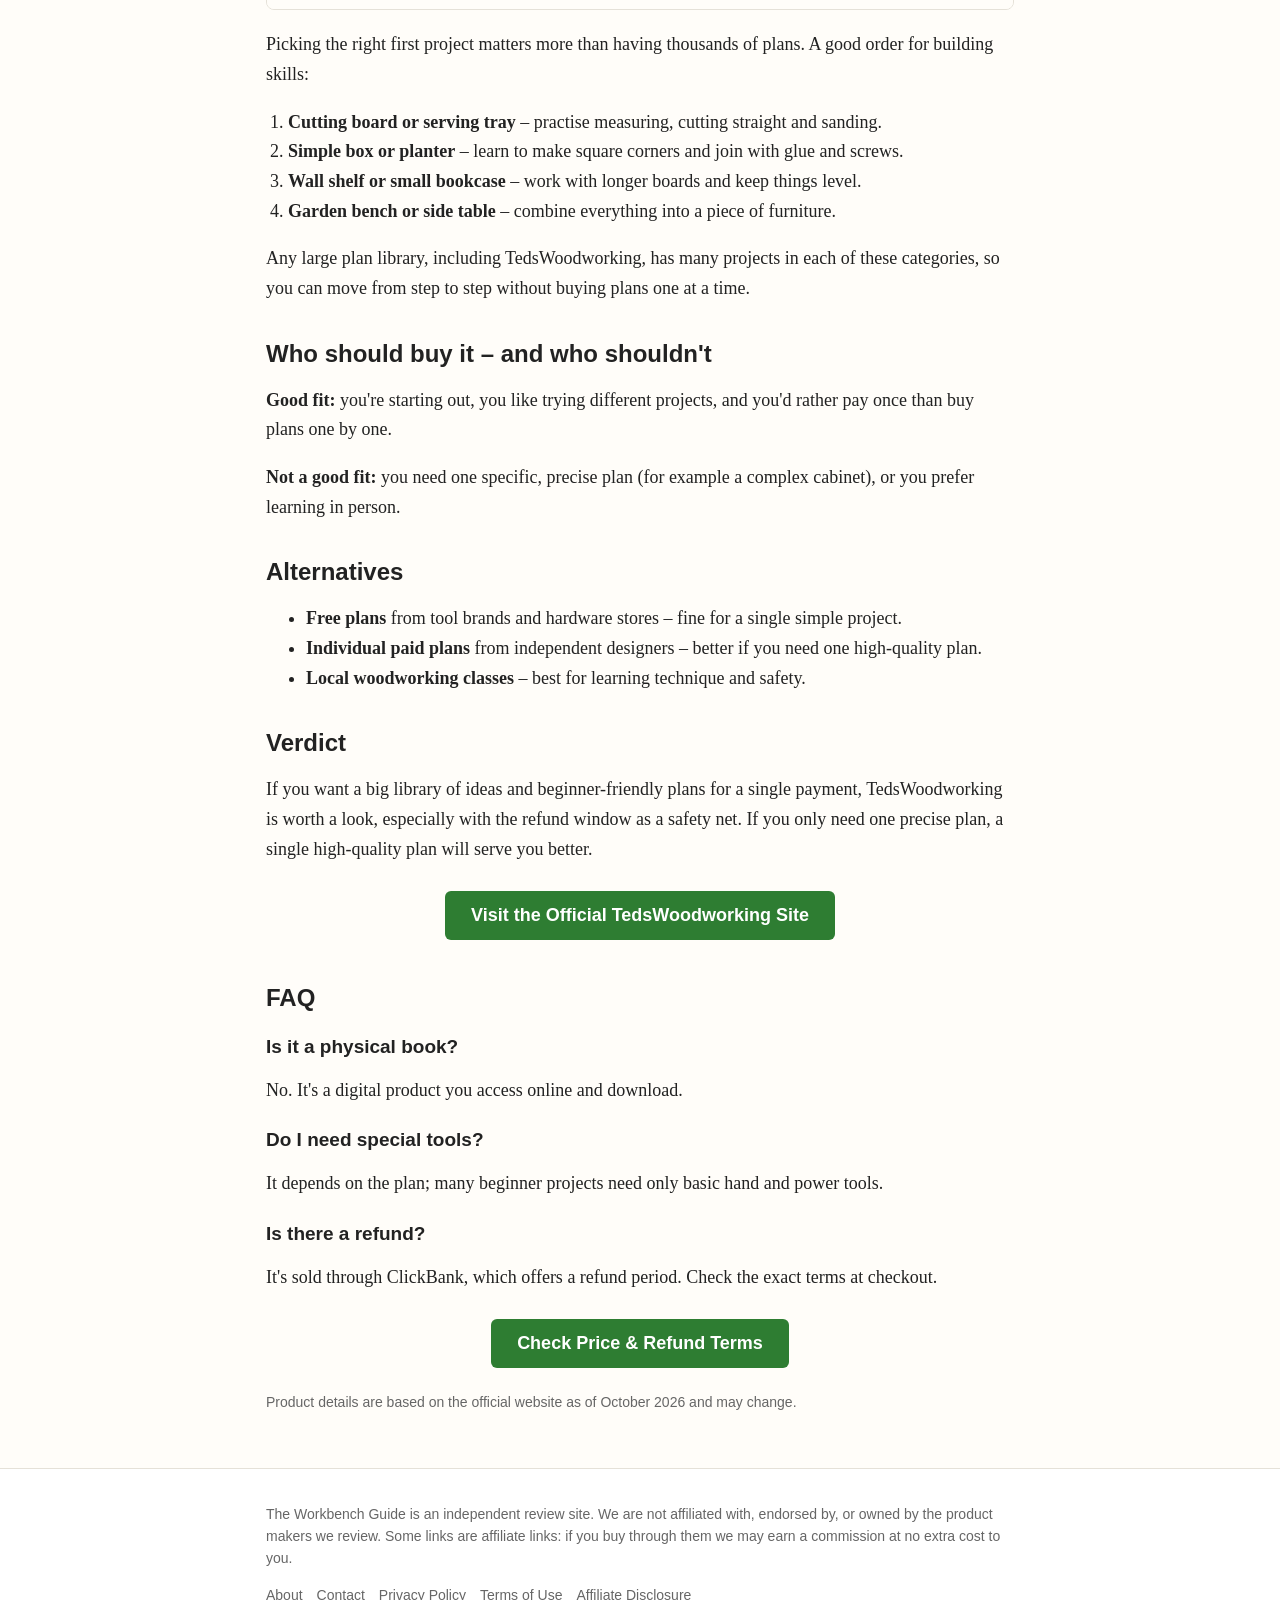
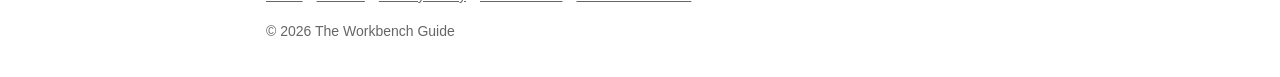
<file: teds-woodworking-review.html>
<!doctype html>
<html lang="en">
<head>
<meta charset="utf-8">
<meta name="viewport" content="width=device-width, initial-scale=1">
<title>TedsWoodworking Review (2026): Is 16,000 Plans Worth It?</title>
<meta name="description" content="An honest TedsWoodworking review: what's inside, pros and cons, who it suits, alternatives and refund terms.">
<link rel="canonical" href="https://theworkbenchguide.com/teds-woodworking-review">
<link rel="stylesheet" href="/style.css">
<link rel="icon" href="data:image/svg+xml,%3Csvg xmlns='http://www.w3.org/2000/svg' viewBox='0 0 32 32'%3E%3Crect width='32' height='32' rx='6' fill='%238a5a2b'/%3E%3Ctext x='16' y='22' font-size='16' text-anchor='middle' fill='white' font-family='Arial' font-weight='bold'%3EWG%3C/text%3E%3C/svg%3E">
</head>
<body>
<header class="site"><div class="wrap">
<a class="logo" href="/">The Workbench <span>Guide</span></a>
<nav><a href="/">Home</a><a href="/#reviews">Reviews</a><a href="/about">About</a><a href="/contact">Contact</a></nav>
</div></header>
<main><div class="wrap">
<h1>TedsWoodworking Review (2026): Is 16,000 Plans Worth It for Beginners?</h1>
<p class="meta">The Workbench Guide &middot; Updated October 2026</p>
<figure class="fig"><img src="/img/hero.svg" width="800" height="380" alt="Illustration of a workbench with a woodworking plan, pencil, square and saw"></figure>
<div class="disclosure"><strong>Disclosure:</strong> This is an independent review, not the official TedsWoodworking website. If you buy through links on this page we may earn a commission at no extra cost to you. It does not change our assessment.</div>
<p><strong>Short answer:</strong> TedsWoodworking is a large digital library of woodworking plans. It suits beginners and hobbyists who want lots of project ideas in one place for a one-time price. It is less useful if you only need one specific, professionally drafted plan.</p>
<div class="box">
<table class="facts">
<tr><td>What it is</td><td>Digital member area of woodworking plans</td></tr>
<tr><td>Number of plans</td><td>About 16,000 (official claim)</td></tr>
<tr><td>Extras</td><td>Video lessons, new plans added monthly, free bonus book</td></tr>
<tr><td>Best for</td><td>Beginners and hobbyists who want variety</td></tr>
<tr><td>Format</td><td>Online access and PDF downloads (nothing is shipped)</td></tr>
<tr><td>Refund</td><td>Sold through ClickBank, which offers a refund window &ndash; check the exact terms at checkout</td></tr>
</table>
<p class="center"><a class="btn" href="https://tedswoodplansdiy.com/offer/?affiliate=wbguide26&amp;tid=review" rel="nofollow sponsored noopener" target="_blank">See Current Price on the Official Site</a></p>
</div>
<h2>What's inside</h2>
<p>According to the official site, membership includes:</p>
<ul>
<li><strong>About 16,000 project plans</strong> with step-by-step instructions, schematics and cutting/material lists.</li>
<li><strong>Projects of every size:</strong> large furniture, small crafts, outdoor projects (sheds, benches, planters) and workshop builds.</li>
<li><strong>Video lessons</strong> on techniques and on building projects.</li>
<li><strong>New plans each month</strong> added to the member area.</li>
</ul>
<h2>Pros and cons</h2>
<div class="cols">
<div class="box"><strong>Pros</strong><ul>
<li>Huge variety for a one-time price</li>
<li>Good for ideas and simple beginner builds</li>
<li>Material lists help you plan your shopping</li>
<li>Instant digital access</li></ul></div>
<div class="box"><strong>Cons</strong><ul>
<li>Quality and drawing style vary between plans; some look like older scanned material</li>
<li>The sheer size can feel overwhelming at first</li>
<li>No substitute for hands-on tool-safety instruction</li>
<li>Optional upsells are offered after purchase</li></ul></div>
</div>
<!-- HANDS-ON NOTES: after buying and testing, add a section here with your own observations and screenshots. -->
<h2>How to choose woodworking plans as a beginner</h2>
<p>Whether you use TedsWoodworking, free plans or a single paid plan, these checks will save you time and wood:</p>
<ul>
<li><strong>A complete cut list.</strong> Every part should have its final size and quantity, so you can buy the right boards and cut everything before assembly.</li>
<li><strong>Clear drawings from more than one angle.</strong> Look for an exploded view showing how the parts fit together, not just a photo of the finished piece.</li>
<li><strong>Joinery you can actually do.</strong> As a beginner, start with screws, pocket holes, glue and simple butt or dado joints. Leave dovetails and mortise-and-tenon for later.</li>
<li><strong>Standard lumber sizes.</strong> Plans built from common boards (for example 1x4, 1x6, 2x4) are cheaper and easier to source than plans that need thick hardwood slabs.</li>
<li><strong>A realistic tool list.</strong> If a plan needs a table saw, jointer and planer and you own a drill and a circular saw, pick another plan.</li>
</ul>
<h2>Basic tools for most beginner plans</h2>
<figure class="fig"><img src="/img/tools.svg" width="800" height="220" alt="Beginner tools: tape measure, square, clamps, drill/driver and sander" loading="lazy"></figure>
<p>You don't need a full workshop to start. Most beginner projects can be built with:</p>
<ul>
<li>Tape measure, combination or speed square, and a pencil</li>
<li>A circular saw or a good hand saw (many hardware stores will also cut boards to size)</li>
<li>A cordless drill/driver and a basic set of bits</li>
<li>Two to four clamps</li>
<li>A random-orbit sander or sandpaper and a block</li>
<li>Safety glasses, hearing protection and a dust mask</li>
</ul>
<p>Read each tool's manual and learn safe use before you start. If you can, take a short class at a local makerspace or community college.</p>
<h2>A simple first-project path</h2>
<figure class="fig"><img src="/img/path.svg" width="800" height="200" alt="Project path: cutting board, simple box, wall shelf, garden bench" loading="lazy"></figure>
<p>Picking the right first project matters more than having thousands of plans. A good order for building skills:</p>
<ol>
<li><strong>Cutting board or serving tray</strong> &ndash; practise measuring, cutting straight and sanding.</li>
<li><strong>Simple box or planter</strong> &ndash; learn to make square corners and join with glue and screws.</li>
<li><strong>Wall shelf or small bookcase</strong> &ndash; work with longer boards and keep things level.</li>
<li><strong>Garden bench or side table</strong> &ndash; combine everything into a piece of furniture.</li>
</ol>
<p>Any large plan library, including TedsWoodworking, has many projects in each of these categories, so you can move from step to step without buying plans one at a time.</p>
<h2>Who should buy it &ndash; and who shouldn't</h2>
<p><strong>Good fit:</strong> you're starting out, you like trying different projects, and you'd rather pay once than buy plans one by one.</p>
<p><strong>Not a good fit:</strong> you need one specific, precise plan (for example a complex cabinet), or you prefer learning in person.</p>
<h2>Alternatives</h2>
<ul>
<li><strong>Free plans</strong> from tool brands and hardware stores &ndash; fine for a single simple project.</li>
<li><strong>Individual paid plans</strong> from independent designers &ndash; better if you need one high-quality plan.</li>
<li><strong>Local woodworking classes</strong> &ndash; best for learning technique and safety.</li>
</ul>
<h2>Verdict</h2>
<p>If you want a big library of ideas and beginner-friendly plans for a single payment, TedsWoodworking is worth a look, especially with the refund window as a safety net. If you only need one precise plan, a single high-quality plan will serve you better.</p>
<p class="center"><a class="btn" href="https://tedswoodplansdiy.com/offer/?affiliate=wbguide26&amp;tid=review" rel="nofollow sponsored noopener" target="_blank">Visit the Official TedsWoodworking Site</a></p>
<h2>FAQ</h2>
<h3>Is it a physical book?</h3><p>No. It's a digital product you access online and download.</p>
<h3>Do I need special tools?</h3><p>It depends on the plan; many beginner projects need only basic hand and power tools.</p>
<h3>Is there a refund?</h3><p>It's sold through ClickBank, which offers a refund period. Check the exact terms at checkout.</p>
<p class="center"><a class="btn" href="https://tedswoodplansdiy.com/offer/?affiliate=wbguide26&amp;tid=review" rel="nofollow sponsored noopener" target="_blank">Check Price &amp; Refund Terms</a></p>
<p class="meta">Product details are based on the official website as of October 2026 and may change.</p>
</div></main>
<footer class="site"><div class="wrap">
<p>The Workbench Guide is an independent review site. We are not affiliated with, endorsed by, or owned by the product makers we review. Some links are affiliate links: if you buy through them we may earn a commission at no extra cost to you.</p>
<p><a href="/about">About</a><a href="/contact">Contact</a><a href="/privacy-policy">Privacy Policy</a><a href="/terms">Terms of Use</a><a href="/affiliate-disclosure">Affiliate Disclosure</a></p>
<p>&copy; 2026 The Workbench Guide</p>
</div></footer>
<script>
(function(){
  var p=new URLSearchParams(location.search), g=p.get('gclid');
  try{ if(g) sessionStorage.setItem('gclid',g); else g=sessionStorage.getItem('gclid'); }catch(e){}
  if(!g) return;
  document.querySelectorAll('a.btn[href*="clickbank"], a.btn[href*="affiliate=wbguide26"]').forEach(function(a){
    try{ var u=new URL(a.href); u.searchParams.set('gclid',g); a.href=u.toString(); }catch(e){}
  });
})();
</script>
</body>
</html>
</file>
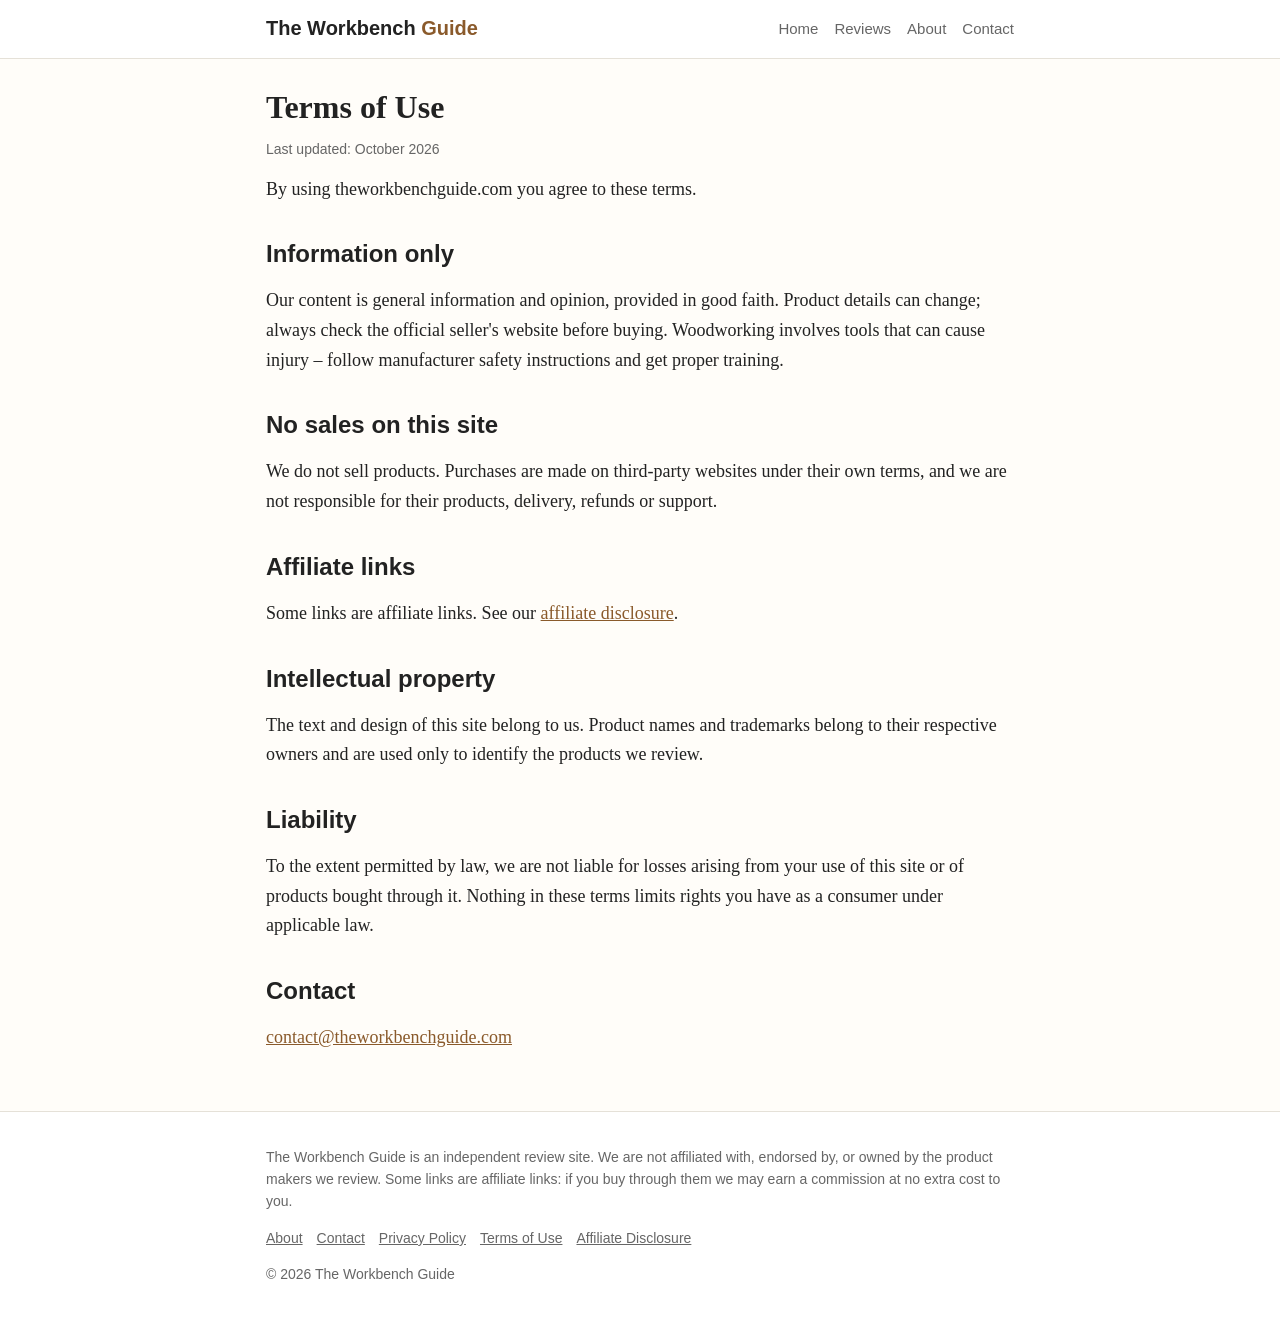
<file: terms.html>
<!doctype html>
<html lang="en">
<head>
<meta charset="utf-8">
<meta name="viewport" content="width=device-width, initial-scale=1">
<title>Terms of Use – The Workbench Guide</title>
<meta name="description" content="Terms of use for The Workbench Guide.">
<link rel="canonical" href="https://theworkbenchguide.com/terms">
<link rel="stylesheet" href="/style.css">
<link rel="icon" href="data:image/svg+xml,%3Csvg xmlns='http://www.w3.org/2000/svg' viewBox='0 0 32 32'%3E%3Crect width='32' height='32' rx='6' fill='%238a5a2b'/%3E%3Ctext x='16' y='22' font-size='16' text-anchor='middle' fill='white' font-family='Arial' font-weight='bold'%3EWG%3C/text%3E%3C/svg%3E">
</head>
<body>
<header class="site"><div class="wrap">
<a class="logo" href="/">The Workbench <span>Guide</span></a>
<nav><a href="/">Home</a><a href="/#reviews">Reviews</a><a href="/about">About</a><a href="/contact">Contact</a></nav>
</div></header>
<main><div class="wrap">
<h1>Terms of Use</h1>
<p class="meta">Last updated: October 2026</p>
<p>By using theworkbenchguide.com you agree to these terms.</p>
<h2>Information only</h2>
<p>Our content is general information and opinion, provided in good faith. Product details can change; always check the official seller's website before buying. Woodworking involves tools that can cause injury &ndash; follow manufacturer safety instructions and get proper training.</p>
<h2>No sales on this site</h2>
<p>We do not sell products. Purchases are made on third-party websites under their own terms, and we are not responsible for their products, delivery, refunds or support.</p>
<h2>Affiliate links</h2>
<p>Some links are affiliate links. See our <a href="/affiliate-disclosure">affiliate disclosure</a>.</p>
<h2>Intellectual property</h2>
<p>The text and design of this site belong to us. Product names and trademarks belong to their respective owners and are used only to identify the products we review.</p>
<h2>Liability</h2>
<p>To the extent permitted by law, we are not liable for losses arising from your use of this site or of products bought through it. Nothing in these terms limits rights you have as a consumer under applicable law.</p>
<h2>Contact</h2>
<p><a href="mailto:contact@theworkbenchguide.com">contact@theworkbenchguide.com</a></p>
</div></main>
<footer class="site"><div class="wrap">
<p>The Workbench Guide is an independent review site. We are not affiliated with, endorsed by, or owned by the product makers we review. Some links are affiliate links: if you buy through them we may earn a commission at no extra cost to you.</p>
<p><a href="/about">About</a><a href="/contact">Contact</a><a href="/privacy-policy">Privacy Policy</a><a href="/terms">Terms of Use</a><a href="/affiliate-disclosure">Affiliate Disclosure</a></p>
<p>&copy; 2026 The Workbench Guide</p>
</div></footer>
<script>
(function(){
  var p=new URLSearchParams(location.search), g=p.get('gclid');
  try{ if(g) sessionStorage.setItem('gclid',g); else g=sessionStorage.getItem('gclid'); }catch(e){}
  if(!g) return;
  document.querySelectorAll('a.btn[href*="clickbank"], a.btn[href*="affiliate=wbguide26"]').forEach(function(a){
    try{ var u=new URL(a.href); u.searchParams.set('gclid',g); a.href=u.toString(); }catch(e){}
  });
})();
</script>
</body>
</html>
</file>
<file: style.css>
:root{--ink:#222;--muted:#666;--line:#e5e1d8;--bg:#fffdf9;--panel:#f6f2ea;--accent:#2e7d32;--accent-d:#256628;--wood:#8a5a2b}
*{box-sizing:border-box}
body{margin:0;background:var(--bg);color:var(--ink);font:18px/1.65 Georgia,"Times New Roman",serif}
a{color:var(--wood)}
.wrap{max-width:780px;margin:0 auto;padding:0 16px}
header.site{border-bottom:1px solid var(--line);background:#fff}
header.site .wrap{display:flex;align-items:center;justify-content:space-between;gap:12px;padding-top:14px;padding-bottom:14px;flex-wrap:wrap}
.logo{font:bold 20px Arial,sans-serif;color:var(--ink);text-decoration:none}
.logo span{color:var(--wood)}
nav a{font:15px Arial,sans-serif;color:var(--muted);text-decoration:none;margin-left:16px}
nav a:hover{color:var(--ink)}
main{padding:28px 0 40px}
h1{font-size:32px;line-height:1.25;margin:0 0 8px}
h2{font:bold 24px Arial,sans-serif;margin:36px 0 10px}
h3{font:bold 19px Arial,sans-serif;margin:24px 0 6px}
.meta{font:14px Arial,sans-serif;color:var(--muted);margin-bottom:18px}
.disclosure{background:var(--panel);border-left:4px solid var(--wood);padding:12px 16px;font:15px/1.5 Arial,sans-serif;margin:16px 0 24px}
.box{border:1px solid var(--line);border-radius:8px;padding:16px 20px;margin:20px 0;background:#fff}
.cols{display:flex;gap:16px;flex-wrap:wrap}
.cols>.box{flex:1 1 280px;margin:0}
table.facts{width:100%;border-collapse:collapse;font:16px Arial,sans-serif}
table.facts td{border-bottom:1px solid var(--line);padding:8px 4px;vertical-align:top}
table.facts td:first-child{font-weight:bold;width:40%}
.btn{display:inline-block;background:var(--accent);color:#fff!important;text-decoration:none;font:bold 18px Arial,sans-serif;padding:14px 26px;border-radius:6px;margin:8px 0}
.btn:hover{background:var(--accent-d)}
.center{text-align:center}
.card{display:block;border:1px solid var(--line);border-radius:8px;padding:16px 20px;margin:16px 0;background:#fff;text-decoration:none;color:var(--ink)}
.card:hover{border-color:var(--wood)}
.card strong{font:bold 20px Arial,sans-serif;display:block;margin-bottom:4px}
footer.site{border-top:1px solid var(--line);background:#fff;font:14px/1.6 Arial,sans-serif;color:var(--muted);padding:20px 0}
footer.site a{color:var(--muted);margin-right:14px}
@media (max-width:600px){body{font-size:17px}h1{font-size:26px}nav a{margin:0 12px 0 0}}
.fig{margin:16px 0 20px}
.fig img{display:block;width:100%;height:auto;border-radius:8px;border:1px solid var(--line)}
ol{padding-left:22px}
</file>
